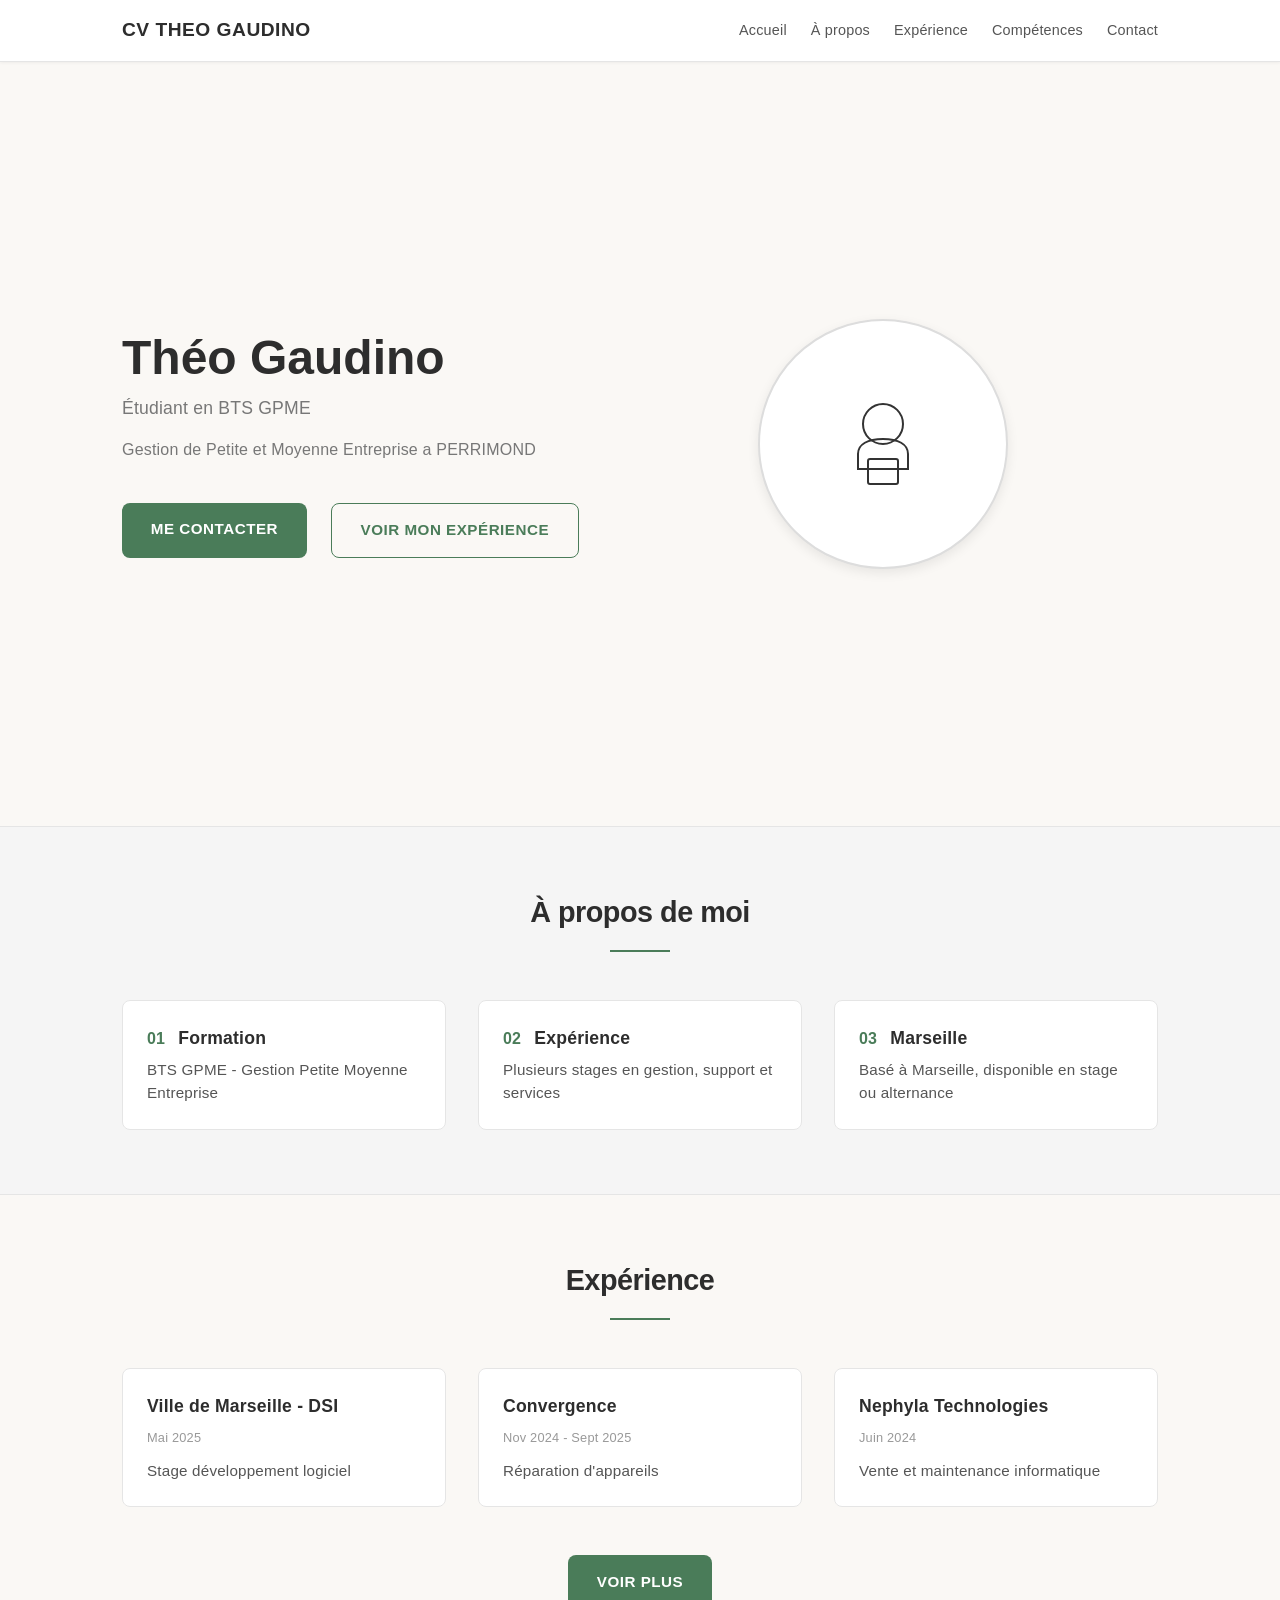
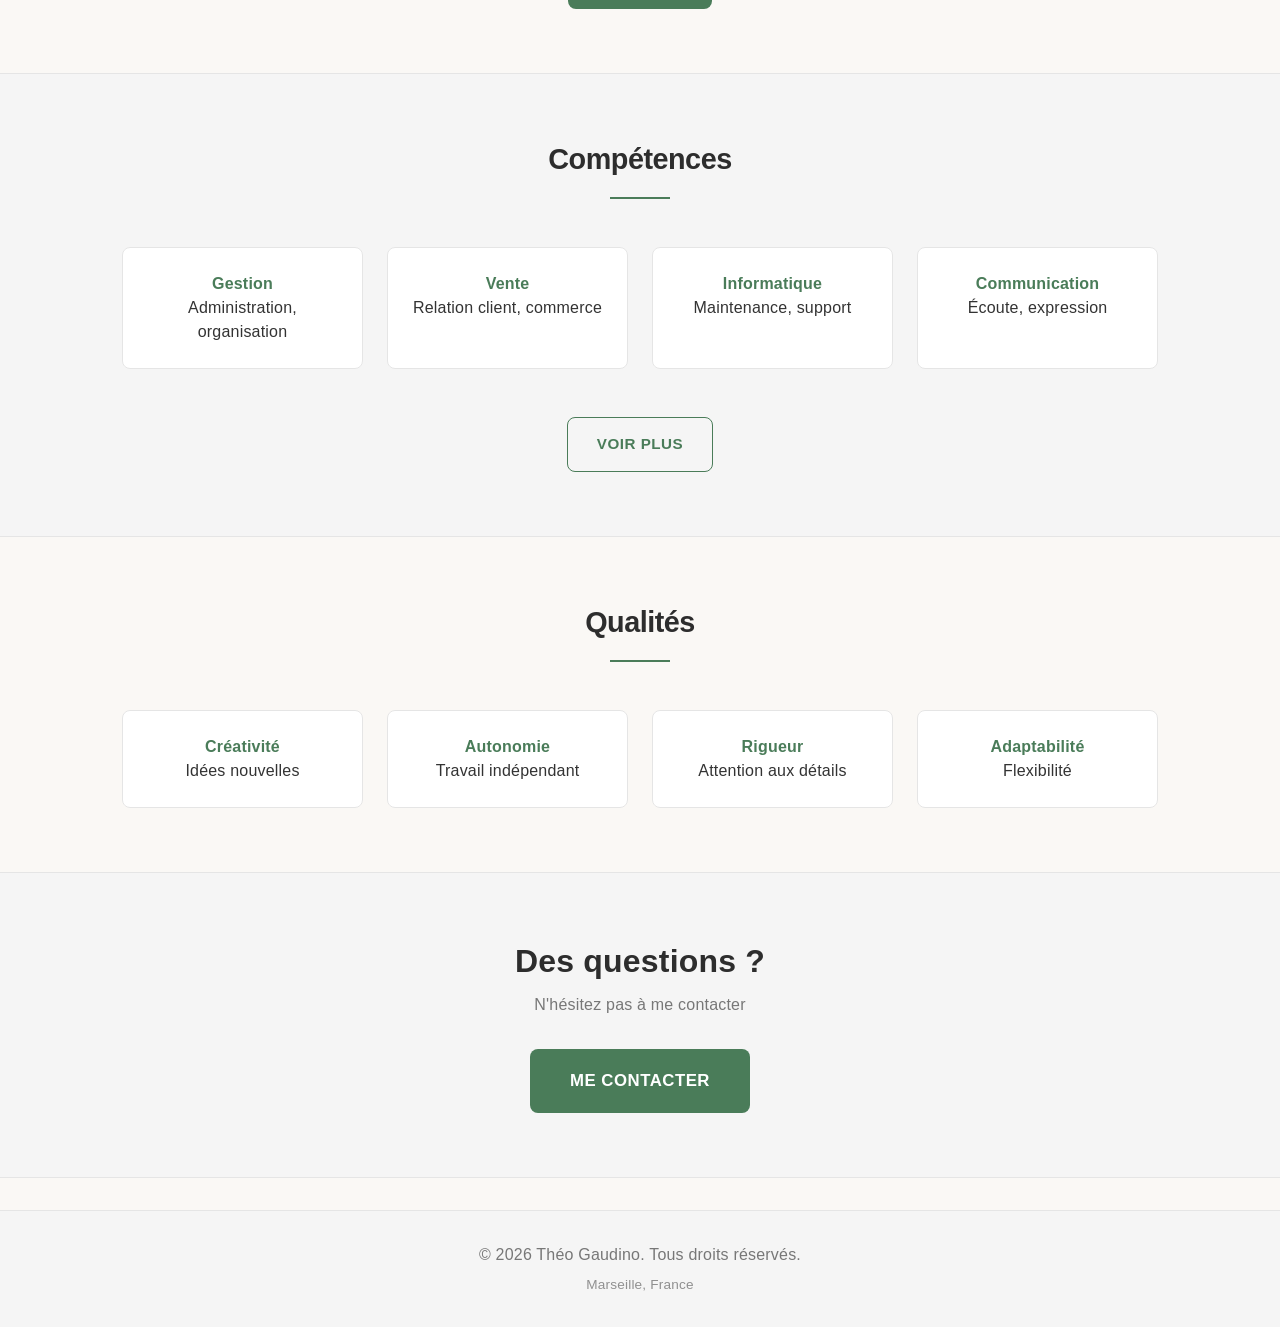
<file: index.html>
<!DOCTYPE html>
<html lang="fr">
<head>
  <meta charset="UTF-8">
  <meta name="viewport" content="width=device-width, initial-scale=1.0">
  <title>CV THEO GAUDINO - Étudiant BTS GPME A PERRIIMOND </title>
  <link rel="stylesheet" href="assets/style.css">
</head>
<body>
  <!-- Navigation -->
  <nav>
    <div class="container">
      <div class="logo">CV THEO GAUDINO</div>
      <ul>
        <li><a href="index.html">Accueil</a></li>
        <li><a href="about.html">À propos</a></li>
        <li><a href="experience.html">Expérience</a></li>
        <li><a href="skills.html">Compétences</a></li>
        <li><a href="contact.html">Contact</a></li>
      </ul>
    </div>
  </nav>

  <!-- Hero Section -->
  <section class="hero">
    <div class="container hero-container">
      <div class="hero-content">
        <h1>Théo Gaudino</h1>
        <p class="subtitle">Étudiant en BTS GPME</p>
        <p class="hero-description">Gestion de Petite et Moyenne Entreprise a PERRIMOND</p>
        <div class="cta-buttons">
          <a href="contact.html" class="btn btn-primary">Me contacter</a>
          <a href="experience.html" class="btn btn-secondary">Voir mon expérience</a>
        </div>
      </div>
      <div class="hero-image">
        <div class="profile-placeholder">
          <svg width="120" height="120" viewBox="0 0 120 120" fill="none" xmlns="http://www.w3.org/2000/svg">
            <circle cx="60" cy="40" r="20" stroke="currentColor" stroke-width="2"/>
            <path d="M35 70C35 60 45 55 60 55C75 55 85 60 85 70V85H35V70Z" stroke="currentColor" stroke-width="2" fill="none"/>
            <rect x="45" y="75" width="30" height="25" rx="2" stroke="currentColor" stroke-width="2" fill="none"/>
          </svg>
        </div>
      </div>
    </div>
  </section>

  <!-- À propos -->
  <section class="section-alternate">
    <div class="container">
      <h2 class="section-title">À propos de moi</h2>
      <div class="cards-grid">
        <div class="card">
          <h3><span class="icon-label">01</span> Formation</h3>
          <p>BTS GPME - Gestion Petite Moyenne Entreprise</p>
        </div>
        <div class="card">
          <h3><span class="icon-label">02</span> Expérience</h3>
          <p>Plusieurs stages en gestion, support et services</p>
        </div>
        <div class="card">
          <h3><span class="icon-label">03</span> Marseille</h3>
          <p>Basé à Marseille, disponible en stage ou alternance</p>
        </div>
      </div>
    </div>
  </section>

  <!-- Experience Preview -->
  <section>
    <div class="container">
      <h2 class="section-title">Expérience</h2>
      <div class="cards-grid">
        <div class="card">
          <h3>Ville de Marseille - DSI</h3>
          <span class="card-date">Mai 2025</span>
          <p>Stage développement logiciel</p>
        </div>
        <div class="card">
          <h3>Convergence</h3>
          <span class="card-date">Nov 2024 - Sept 2025</span>
          <p>Réparation d'appareils</p>
        </div>
        <div class="card">
          <h3>Nephyla Technologies</h3>
          <span class="card-date">Juin 2024</span>
          <p>Vente et maintenance informatique</p>
        </div>
      </div>
      <div class="section-center">
        <a href="experience.html" class="btn btn-primary">Voir plus</a>
      </div>
    </div>
  </section>

  <!-- Compétences -->
  <section class="section-alternate">
    <div class="container">
      <h2 class="section-title">Compétences</h2>
      <div class="skills-container">
        <div class="skill-item">
          <h4>Gestion</h4>
          <p>Administration, organisation</p>
        </div>
        <div class="skill-item">
          <h4>Vente</h4>
          <p>Relation client, commerce</p>
        </div>
        <div class="skill-item">
          <h4>Informatique</h4>
          <p>Maintenance, support</p>
        </div>
        <div class="skill-item">
          <h4>Communication</h4>
          <p>Écoute, expression</p>
        </div>
      </div>
      <div class="section-center">
        <a href="skills.html" class="btn btn-secondary">Voir plus</a>
      </div>
    </div>
  </section>

  <!-- Qualités Section -->
  <section>
    <div class="container">
      <h2 class="section-title">Qualités</h2>
      <div class="skills-container">
        <div class="skill-item">
          <h4>Créativité</h4>
          <p>Idées nouvelles</p>
        </div>
        <div class="skill-item">
          <h4>Autonomie</h4>
          <p>Travail indépendant</p>
        </div>
        <div class="skill-item">
          <h4>Rigueur</h4>
          <p>Attention aux détails</p>
        </div>
        <div class="skill-item">
          <h4>Adaptabilité</h4>
          <p>Flexibilité</p>
        </div>
      </div>
    </div>
  </section>

  <!-- Appel à l'action -->
  <section class="section-cta">
    <div class="container">
      <h2 class="cta-heading">Des questions ?</h2>
      <p class="cta-subtitle">N'hésitez pas à me contacter</p>
      <a href="contact.html" class="btn btn-primary btn-large">Me contacter</a>
    </div>
  </section>

  <!-- Pied de page -->
  <footer>
    <div class="container">
      <p>&copy; 2025 Théo Gaudino. Tous droits réservés.</p>
      <p style="margin-top: 0.5rem; font-size: 0.85rem;">Marseille, France</p>
    </div>
  </footer>

  <script src="assets/script.js"></script>
</body>
</html>
</file>
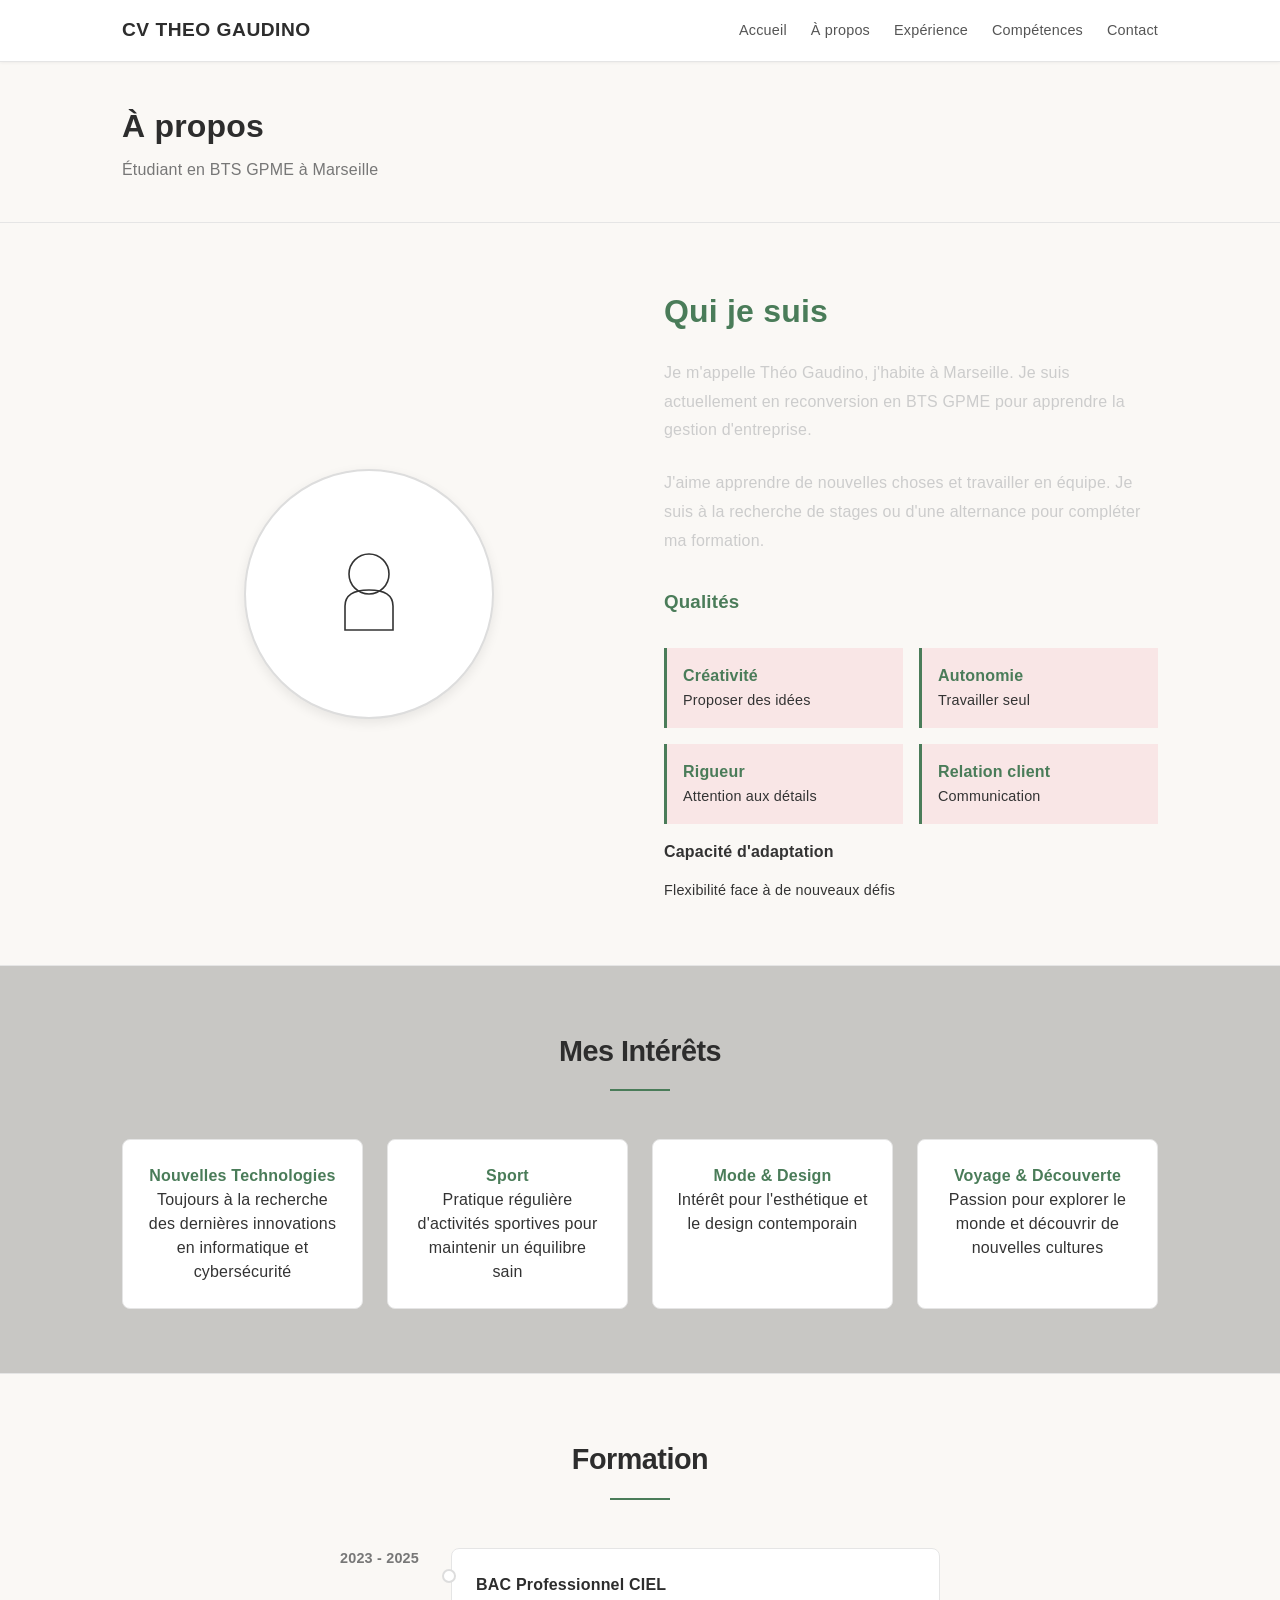
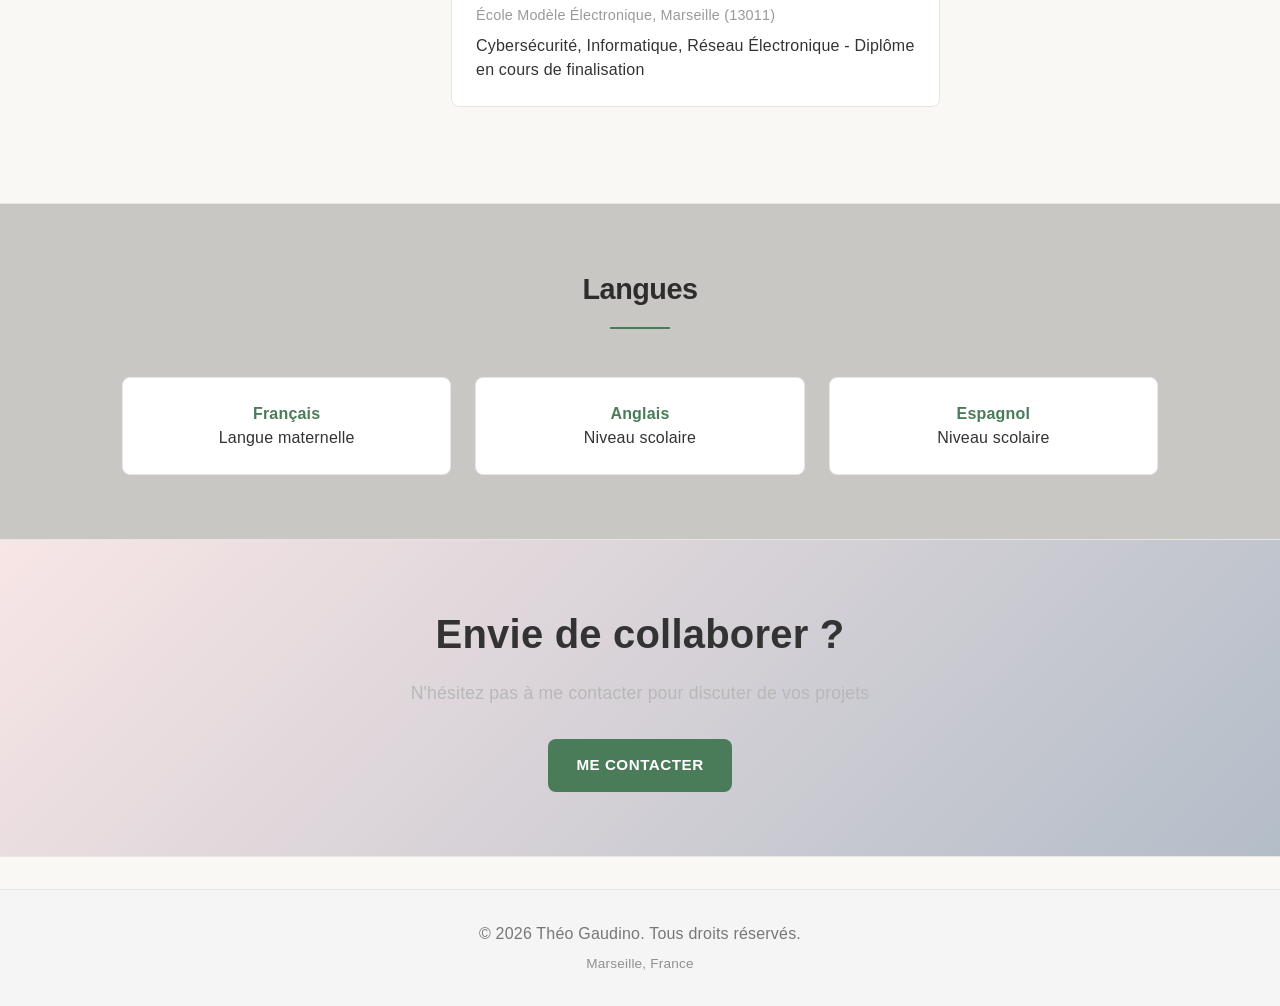
<file: about.html>
<!DOCTYPE html>
<html lang="fr">
<head>
  <meta charset="UTF-8">
  <meta name="viewport" content="width=device-width, initial-scale=1.0">
  <title>À propos - CV THEO GAUDINO</title>
  <link rel="stylesheet" href="assets/style.css">
</head>
<body>
  <!-- Navigation -->
  <nav>
    <div class="container">
      <div class="logo">CV THEO GAUDINO</div>
      <ul>
        <li><a href="index.html">Accueil</a></li>
        <li><a href="about.html">À propos</a></li>
        <li><a href="experience.html">Expérience</a></li>
        <li><a href="skills.html">Compétences</a></li>
        <li><a href="contact.html">Contact</a></li>
      </ul>
    </div>
  </nav>

  <!-- Section héros -->
  <section class="page-hero">
    <div class="container">
      <h1>À propos</h1>
      <p>Étudiant en BTS GPME à Marseille</p>
    </div>
  </section>

  <!-- À propos -->
  <section>
    <div class="container">
      <div class="about-grid">
        <div>
          <div class="profile-placeholder" style="width: 250px; height: 250px; margin: 0 auto;">
            <svg width="120" height="120" viewBox="0 0 150 150" fill="none" xmlns="http://www.w3.org/2000/svg">
              <circle cx="75" cy="50" r="25" stroke="currentColor" stroke-width="2"/>
              <path d="M45 90C45 75 57 70 75 70C93 70 105 75 105 90V120H45V90Z" stroke="currentColor" stroke-width="2" fill="none"/>
            </svg>
          </div>
        </div>
        <div class="about-content">
          <h2>Qui je suis</h2>
          <p>Je m'appelle Théo Gaudino, j'habite à Marseille. Je suis actuellement en reconversion en BTS GPME pour apprendre la gestion d'entreprise.</p>
          
          <p>J'aime apprendre de nouvelles choses et travailler en équipe. Je suis à la recherche de stages ou d'une alternance pour compléter ma formation.</p>

          <h3 style="color: #4a7c59; margin-top: 2rem; margin-bottom: 1rem;">Qualités</h3>
          <div class="traits">
            <div class="trait">
              <strong>Créativité</strong><br>
              <span style="font-size: 0.9rem;">Proposer des idées</span>
            </div>
            <div class="trait">
              <strong>Autonomie</strong><br>
              <span style="font-size: 0.9rem;">Travailler seul</span>
            </div>
            <div class="trait">
              <strong>Rigueur</strong><br>
              <span style="font-size: 0.9rem;">Attention aux détails</span>
            </div>
            <div class="trait">
              <strong>Relation client</strong><br>
              <span style="font-size: 0.9rem;">Communication</span>
            </div>
              <strong>Capacité d'adaptation</strong><br>
              <span style="font-size: 0.9rem;">Flexibilité face à de nouveaux défis</span>
            </div>
          </div>
        </div>
      </div>
    </div>
  </section>

  <!-- Interests Section -->
  <section style="background: rgba(0, 0, 0, 0.2);">
    <div class="container">
      <h2 class="section-title">Mes Intérêts</h2>
      <div class="skills-container">
        <div class="skill-item">
          <h4>Nouvelles Technologies</h4>
          <p>Toujours à la recherche des dernières innovations en informatique et cybersécurité</p>
        </div>
        <div class="skill-item">
          <h4>Sport</h4>
          <p>Pratique régulière d'activités sportives pour maintenir un équilibre sain</p>
        </div>
        <div class="skill-item">
          <h4>Mode & Design</h4>
          <p>Intérêt pour l'esthétique et le design contemporain</p>
        </div>
        <div class="skill-item">
          <h4>Voyage & Découverte</h4>
          <p>Passion pour explorer le monde et découvrir de nouvelles cultures</p>
        </div>
      </div>
    </div>
  </section>

  <!-- Formation Section -->
  <section>
    <div class="container">
      <h2 class="section-title">Formation</h2>
      <div style="max-width: 600px; margin: 0 auto;">
        <div class="timeline-item" style="grid-template-columns: auto 1fr; margin-left: 0;">
          <div class="timeline-date">2023 - 2025</div>
          <div class="timeline-content">
            <h4>BAC Professionnel CIEL</h4>
            <div class="company">École Modèle Électronique, Marseille (13011)</div>
            <p>Cybersécurité, Informatique, Réseau Électronique - Diplôme en cours de finalisation</p>
          </div>
        </div>
      </div>
    </div>
  </section>

  <!-- Langues Section -->
  <section style="background: rgba(0, 0, 0, 0.2);">
    <div class="container">
      <h2 class="section-title">Langues</h2>
      <div class="skills-container">
        <div class="skill-item">
          <h4>Français</h4>
          <p>Langue maternelle</p>
        </div>
        <div class="skill-item">
          <h4>Anglais</h4>
          <p>Niveau scolaire</p>
        </div>
        <div class="skill-item">
          <h4>Espagnol</h4>
          <p>Niveau scolaire</p>
        </div>
      </div>
    </div>
  </section>

  <!-- CTA Section -->
  <section style="background: linear-gradient(135deg, rgba(233, 69, 96, 0.1), rgba(15, 52, 96, 0.3)); text-align: center;">
    <div class="container">
      <h2 style="font-size: 2.5rem; margin-bottom: 1rem;">Envie de collaborer ?</h2>
      <p style="font-size: 1.1rem; color: #b8b8b8; margin-bottom: 2rem;">N'hésitez pas à me contacter pour discuter de vos projets</p>
      <a href="contact.html" class="btn btn-primary">Me contacter</a>
    </div>
  </section>

  <!-- Footer -->
  <footer>
    <div class="container">
      <p>&copy; 2025 Théo Gaudino. Tous droits réservés.</p>
      <p style="margin-top: 0.5rem; font-size: 0.85rem;">Marseille, France</p>
    </div>
  </footer>

  <script src="assets/script.js"></script>
</body>
</html>
</file>
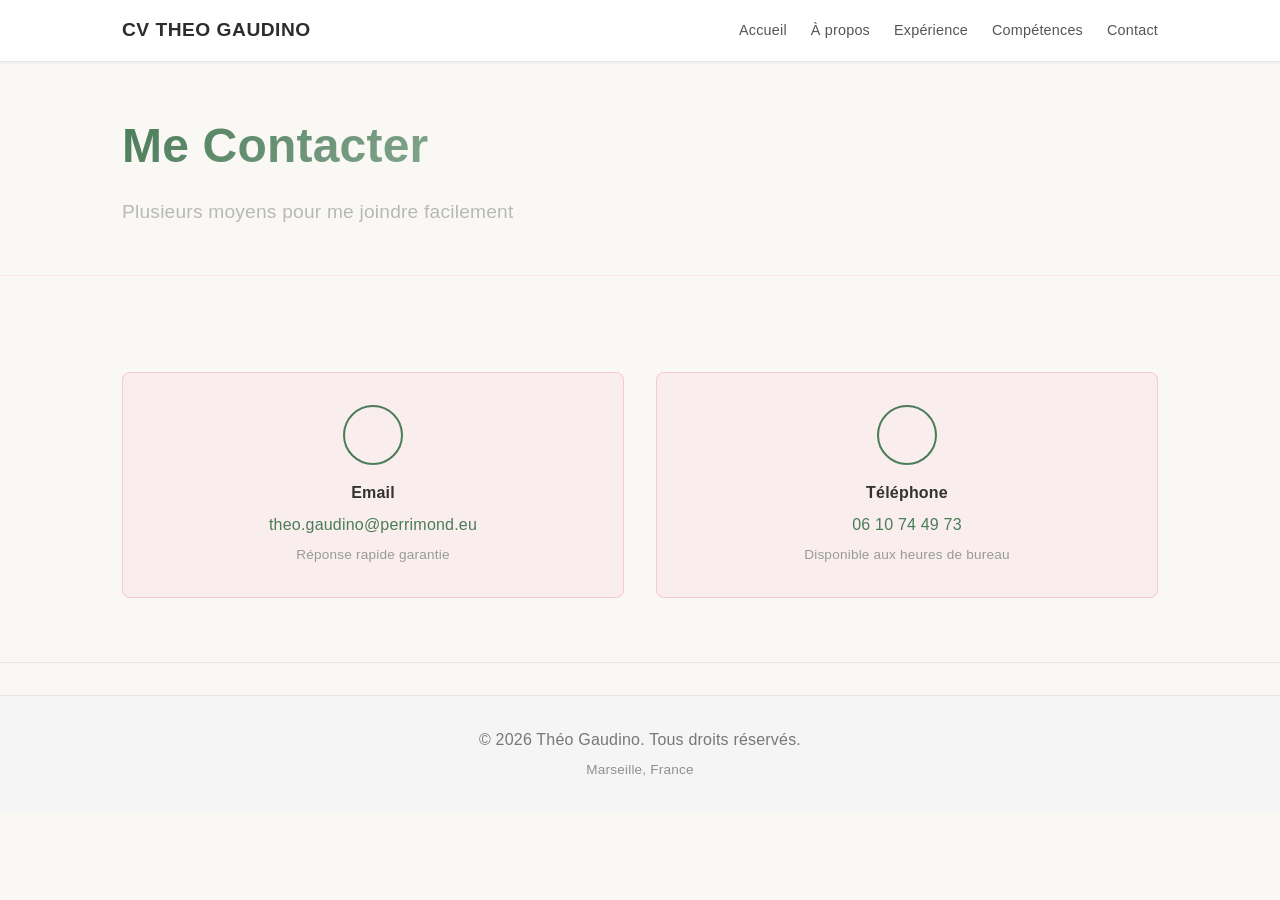
<file: contact.html>
<!DOCTYPE html>
<html lang="fr">
<head>
  <meta charset="UTF-8">
  <meta name="viewport" content="width=device-width, initial-scale=1.0">
  <title>Contact - CV THEO GAUDINO</title>
  <link rel="stylesheet" href="assets/style.css">
</head>
<body>
  <!-- Navigation -->
  <nav>
    <div class="container">
      <div class="logo">CV THEO GAUDINO</div>
      <ul>
        <li><a href="index.html">Accueil</a></li>
        <li><a href="about.html">À propos</a></li>
        <li><a href="experience.html">Expérience</a></li>
        <li><a href="skills.html">Compétences</a></li>
        <li><a href="contact.html">Contact</a></li>
      </ul>
    </div>
  </nav>

  <!-- Hero Section -->
  <section style="padding: 3rem 0; border-bottom: 1px solid rgba(233, 69, 96, 0.1);">
    <div class="container">
      <h1 style="font-size: 3rem; margin-bottom: 1rem; background: linear-gradient(135deg, var(--highlight-color), var(--light-text)); -webkit-background-clip: text; -webkit-text-fill-color: transparent; background-clip: text;">Me Contacter</h1>
      <p style="font-size: 1.2rem; color: #b8b8b8;">Plusieurs moyens pour me joindre facilement</p>
    </div>
  </section>

  <!-- Contact Information -->
  <section>
    <div class="container">
      <div class="contact-info">
        <div class="contact-card">
          <div class="contact-icon"></div>
          <h4>Email</h4>
          <a href="mailto:theo.gaudino@perrimond.eu">theo.gaudino@perrimond.eu</a>
          <p style="color: #999; font-size: 0.85rem; margin-top: 0.5rem;">Réponse rapide garantie</p>
        </div>
        <div class="contact-card">
          <div class="contact-icon"></div>
          <h4>Téléphone</h4>
          <a href="tel:+33610744973">06 10 74 49 73</a>
          <p style="color: #999; font-size: 0.85rem; margin-top: 0.5rem;">Disponible aux heures de bureau</p>
        </div>
      </div>
    </div>
  </section>

  <!-- Footer -->
  <footer>
    <div class="container">
      <p>&copy; 2025 Théo Gaudino. Tous droits réservés.</p>
      <p style="margin-top: 0.5rem; font-size: 0.85rem;">Marseille, France</p>
    </div>
  </footer>

  <script>
  </script>
  </script>
  <script src="assets/script.js"></script>
</body>
</html>
</file>
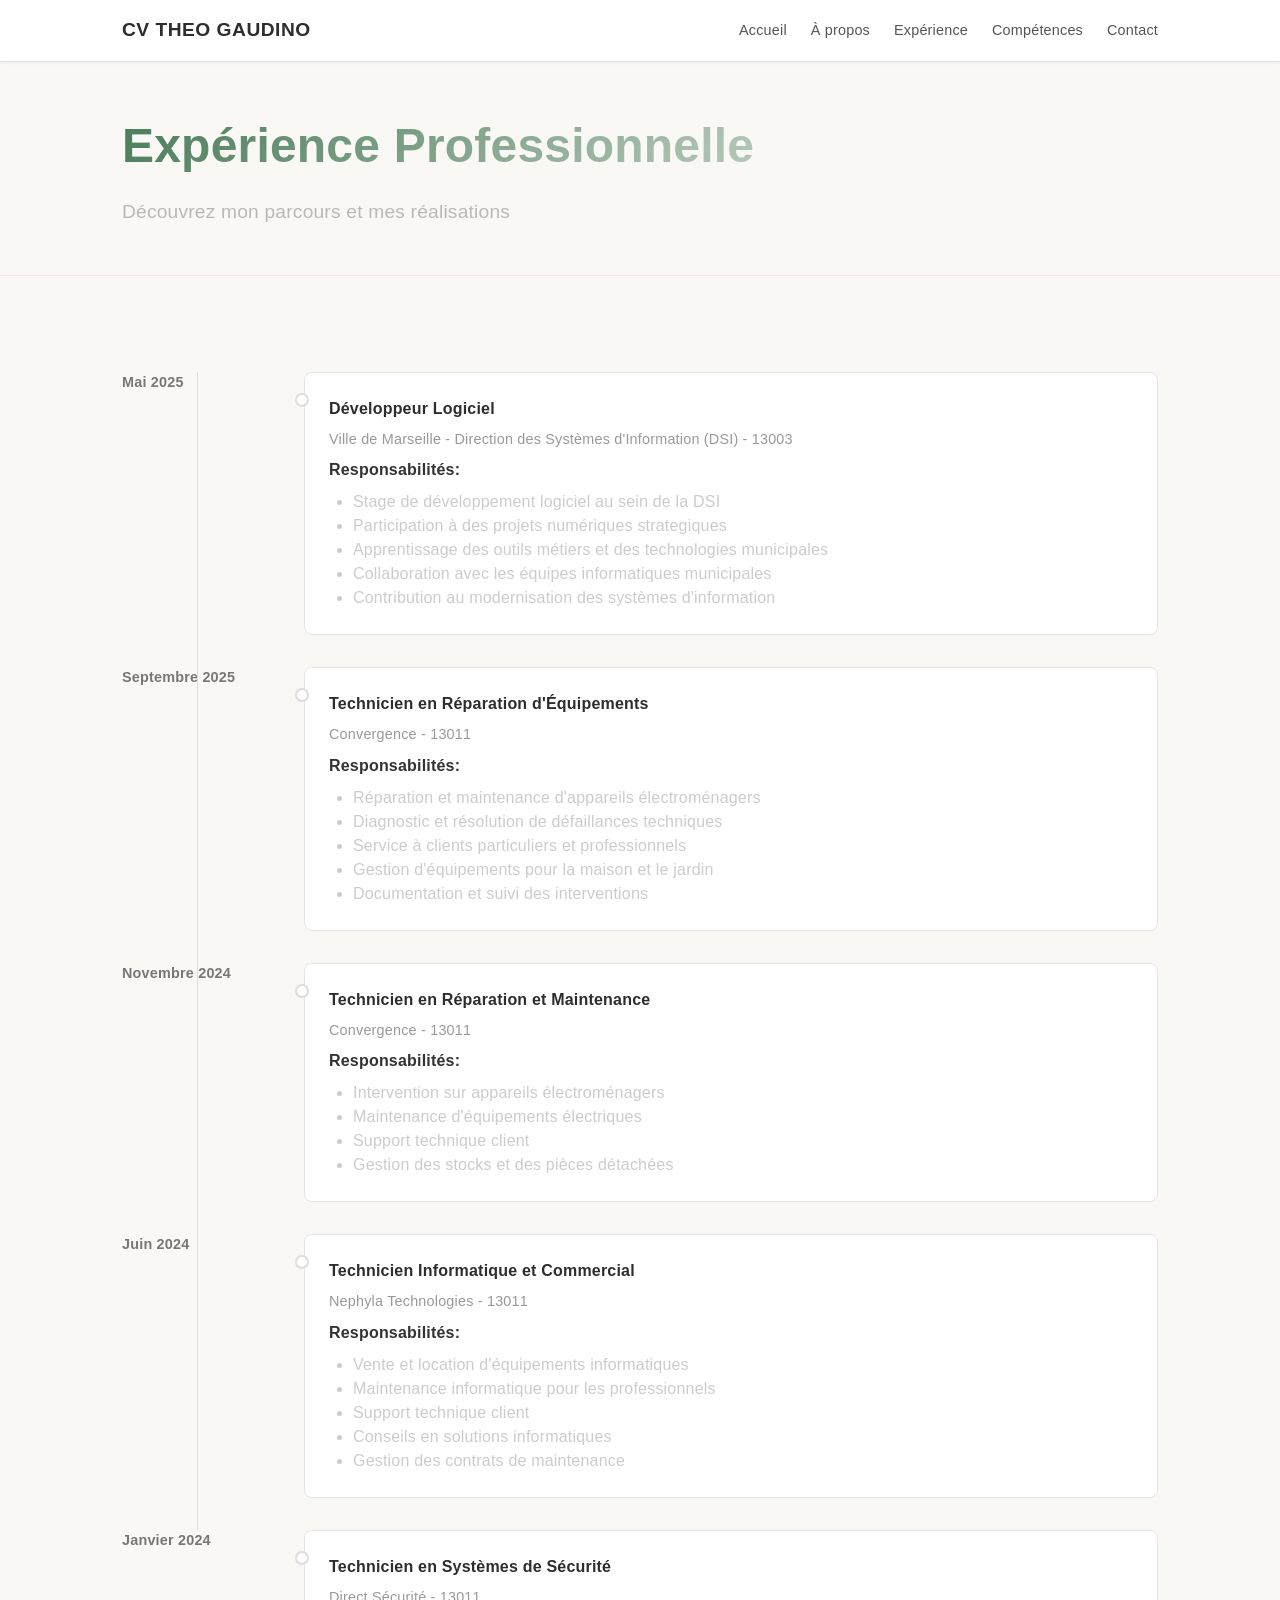
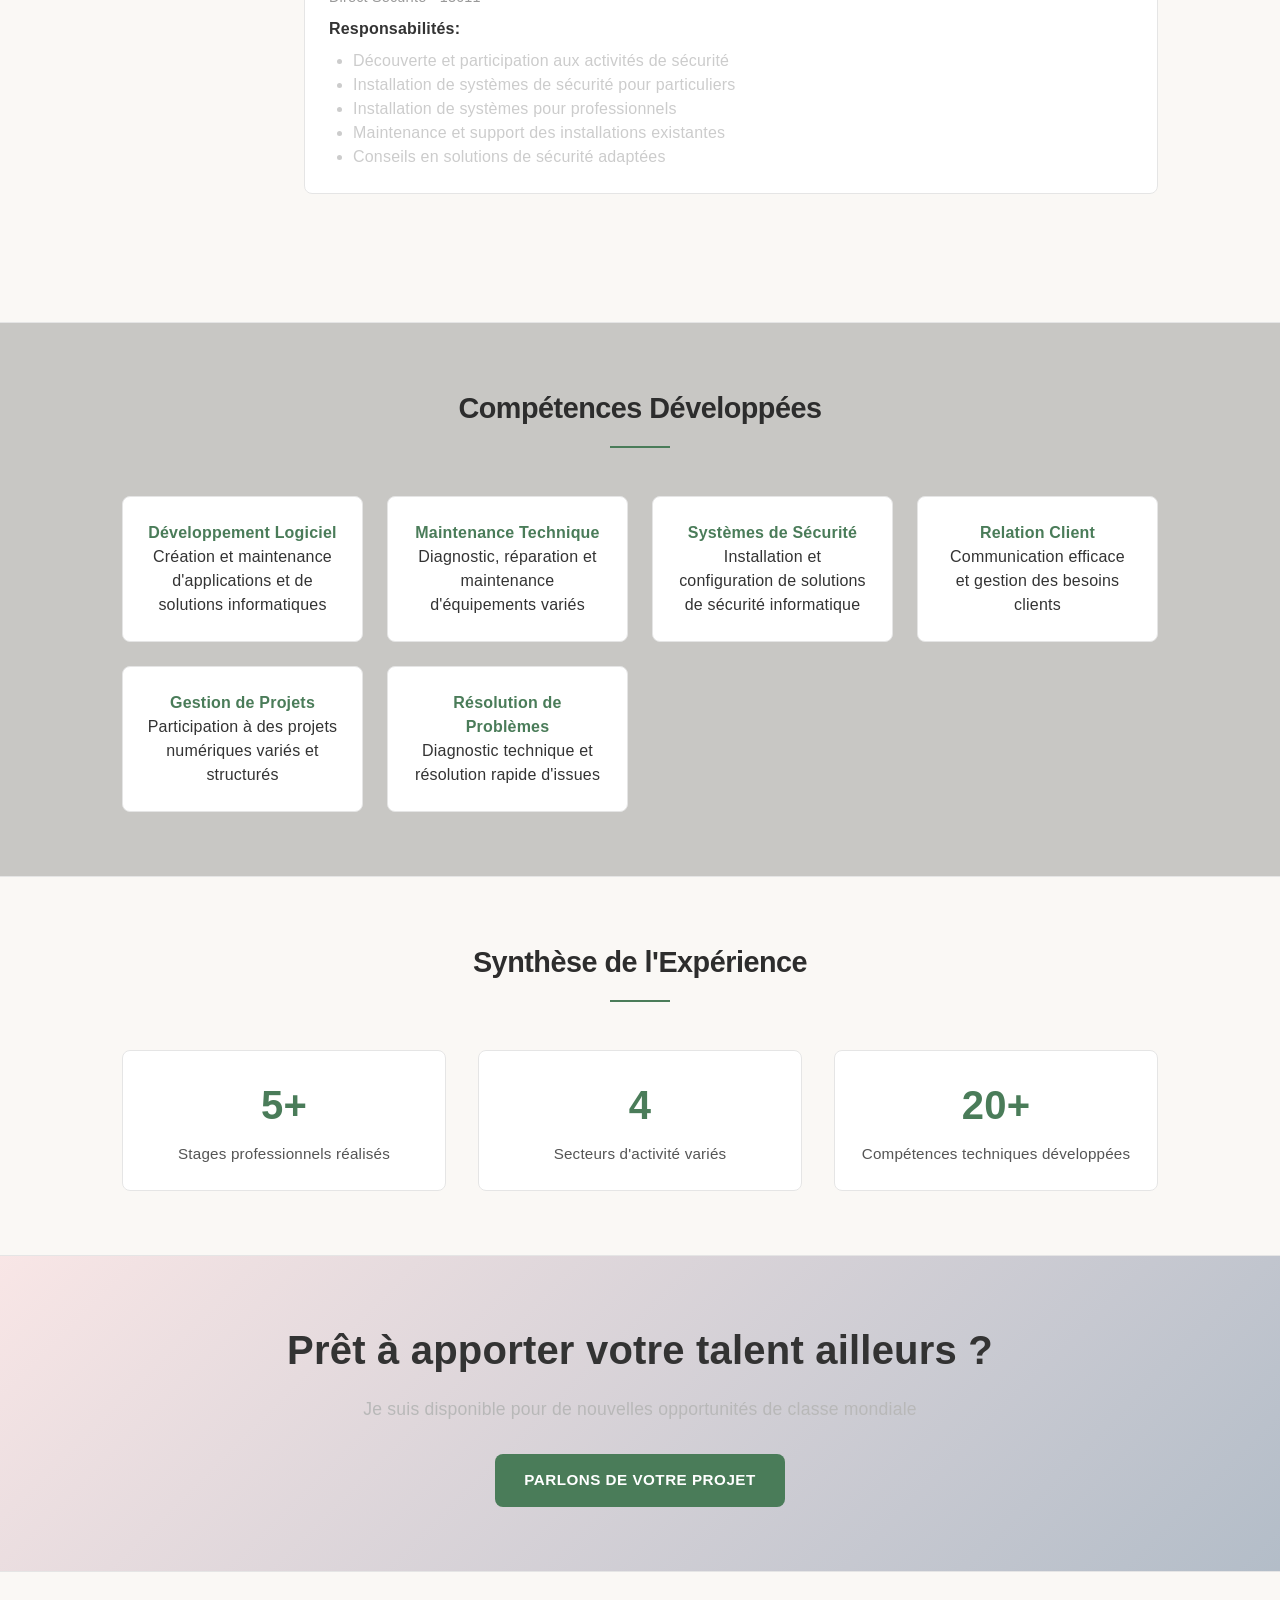
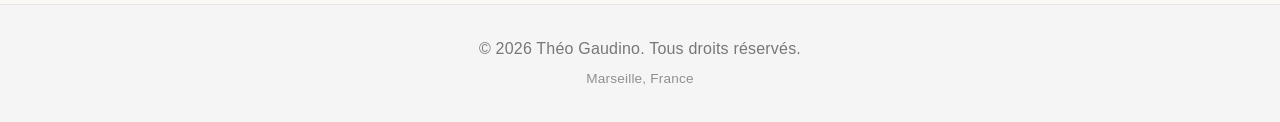
<file: experience.html>
<!DOCTYPE html>
<html lang="fr">
<head>
  <meta charset="UTF-8">
  <meta name="viewport" content="width=device-width, initial-scale=1.0">
  <title>Expérience - CV THEO GAUDINO</title>
  <link rel="stylesheet" href="assets/style.css">
</head>
<body>
  <!-- Navigation -->
  <nav>
    <div class="container">
      <div class="logo">CV THEO GAUDINO</div>
      <ul>
        <li><a href="index.html">Accueil</a></li>
        <li><a href="about.html">À propos</a></li>
        <li><a href="experience.html">Expérience</a></li>
        <li><a href="skills.html">Compétences</a></li>
        <li><a href="contact.html">Contact</a></li>
      </ul>
    </div>
  </nav>

  <!-- Hero Section -->
  <section style="padding: 3rem 0; border-bottom: 1px solid rgba(233, 69, 96, 0.1);">
    <div class="container">
      <h1 style="font-size: 3rem; margin-bottom: 1rem; background: linear-gradient(135deg, var(--highlight-color), var(--light-text)); -webkit-background-clip: text; -webkit-text-fill-color: transparent; background-clip: text;">Expérience Professionnelle</h1>
      <p style="font-size: 1.2rem; color: #b8b8b8;">Découvrez mon parcours et mes réalisations</p>
    </div>
  </section>

  <!-- Timeline Content -->
  <section>
    <div class="container">
      <div class="timeline">
        <!-- Experience 1 -->
        <div class="timeline-item">
          <div class="timeline-date">Mai 2025</div>
          <div class="timeline-content">
            <h4>Développeur Logiciel</h4>
            <div class="company">Ville de Marseille - Direction des Systèmes d'Information (DSI) - 13003</div>
            <p><strong>Responsabilités:</strong></p>
            <ul style="margin-left: 1.5rem; margin-top: 0.5rem; color: #ccc;">
              <li>Stage de développement logiciel au sein de la DSI</li>
              <li>Participation à des projets numériques strategiques</li>
              <li>Apprentissage des outils métiers et des technologies municipales</li>
              <li>Collaboration avec les équipes informatiques municipales</li>
              <li>Contribution au modernisation des systèmes d'information</li>
            </ul>
          </div>
        </div>

        <!-- Experience 2 -->
        <div class="timeline-item">
          <div class="timeline-date">Septembre 2025</div>
          <div class="timeline-content">
            <h4>Technicien en Réparation d'Équipements</h4>
            <div class="company">Convergence - 13011</div>
            <p><strong>Responsabilités:</strong></p>
            <ul style="margin-left: 1.5rem; margin-top: 0.5rem; color: #ccc;">
              <li>Réparation et maintenance d'appareils électroménagers</li>
              <li>Diagnostic et résolution de défaillances techniques</li>
              <li>Service à clients particuliers et professionnels</li>
              <li>Gestion d'équipements pour la maison et le jardin</li>
              <li>Documentation et suivi des interventions</li>
            </ul>
          </div>
        </div>

        <!-- Experience 3 -->
        <div class="timeline-item">
          <div class="timeline-date">Novembre 2024</div>
          <div class="timeline-content">
            <h4>Technicien en Réparation et Maintenance</h4>
            <div class="company">Convergence - 13011</div>
            <p><strong>Responsabilités:</strong></p>
            <ul style="margin-left: 1.5rem; margin-top: 0.5rem; color: #ccc;">
              <li>Intervention sur appareils électroménagers</li>
              <li>Maintenance d'équipements électriques</li>
              <li>Support technique client</li>
              <li>Gestion des stocks et des pièces détachées</li>
            </ul>
          </div>
        </div>

        <!-- Experience 4 -->
        <div class="timeline-item">
          <div class="timeline-date">Juin 2024</div>
          <div class="timeline-content">
            <h4>Technicien Informatique et Commercial</h4>
            <div class="company">Nephyla Technologies - 13011</div>
            <p><strong>Responsabilités:</strong></p>
            <ul style="margin-left: 1.5rem; margin-top: 0.5rem; color: #ccc;">
              <li>Vente et location d'équipements informatiques</li>
              <li>Maintenance informatique pour les professionnels</li>
              <li>Support technique client</li>
              <li>Conseils en solutions informatiques</li>
              <li>Gestion des contrats de maintenance</li>
            </ul>
          </div>
        </div>

        <!-- Experience 5 -->
        <div class="timeline-item">
          <div class="timeline-date">Janvier 2024</div>
          <div class="timeline-content">
            <h4>Technicien en Systèmes de Sécurité</h4>
            <div class="company">Direct Sécurité - 13011</div>
            <p><strong>Responsabilités:</strong></p>
            <ul style="margin-left: 1.5rem; margin-top: 0.5rem; color: #ccc;">
              <li>Découverte et participation aux activités de sécurité</li>
              <li>Installation de systèmes de sécurité pour particuliers</li>
              <li>Installation de systèmes pour professionnels</li>
              <li>Maintenance et support des installations existantes</li>
              <li>Conseils en solutions de sécurité adaptées</li>
            </ul>
          </div>
        </div>
      </div>
    </div>
  </section>

  <!-- Skills Acquired -->
  <section style="background: rgba(0, 0, 0, 0.2);">
    <div class="container">
      <h2 class="section-title">Compétences Développées</h2>
      <div class="skills-container">
        <div class="skill-item">
          <h4>Développement Logiciel</h4>
          <p>Création et maintenance d'applications et de solutions informatiques</p>
        </div>
        <div class="skill-item">
          <h4>Maintenance Technique</h4>
          <p>Diagnostic, réparation et maintenance d'équipements variés</p>
        </div>
        <div class="skill-item">
          <h4>Systèmes de Sécurité</h4>
          <p>Installation et configuration de solutions de sécurité informatique</p>
        </div>
        <div class="skill-item">
          <h4>Relation Client</h4>
          <p>Communication efficace et gestion des besoins clients</p>
        </div>
        <div class="skill-item">
          <h4>Gestion de Projets</h4>
          <p>Participation à des projets numériques variés et structurés</p>
        </div>
        <div class="skill-item">
          <h4>Résolution de Problèmes</h4>
          <p>Diagnostic technique et résolution rapide d'issues</p>
        </div>
      </div>
    </div>
  </section>

  <!-- Summary Stats -->
  <section>
    <div class="container">
      <h2 class="section-title">Synthèse de l'Expérience</h2>
      <div class="cards-grid">
        <div class="card" style="text-align: center;">
          <h3 style="font-size: 2.5rem; color: var(--highlight-color);">5+</h3>
          <p>Stages professionnels réalisés</p>
        </div>
        <div class="card" style="text-align: center;">
          <h3 style="font-size: 2.5rem; color: var(--highlight-color);">4</h3>
          <p>Secteurs d'activité variés</p>
        </div>
        <div class="card" style="text-align: center;">
          <h3 style="font-size: 2.5rem; color: var(--highlight-color);">20+</h3>
          <p>Compétences techniques développées</p>
        </div>
      </div>
    </div>
  </section>

  <!-- CTA Section -->
  <section style="background: linear-gradient(135deg, rgba(233, 69, 96, 0.1), rgba(15, 52, 96, 0.3)); text-align: center;">
    <div class="container">
      <h2 style="font-size: 2.5rem; margin-bottom: 1rem;">Prêt à apporter votre talent ailleurs ?</h2>
      <p style="font-size: 1.1rem; color: #b8b8b8; margin-bottom: 2rem;">Je suis disponible pour de nouvelles opportunités de classe mondiale</p>
      <a href="contact.html" class="btn btn-primary">Parlons de votre projet</a>
    </div>
  </section>

  <!-- Footer -->
  <footer>
    <div class="container">
      <p>&copy; 2025 Théo Gaudino. Tous droits réservés.</p>
      <p style="margin-top: 0.5rem; font-size: 0.85rem;">Marseille, France</p>
    </div>
  </footer>

  <script src="assets/script.js"></script>
</body>
</html>
</file>
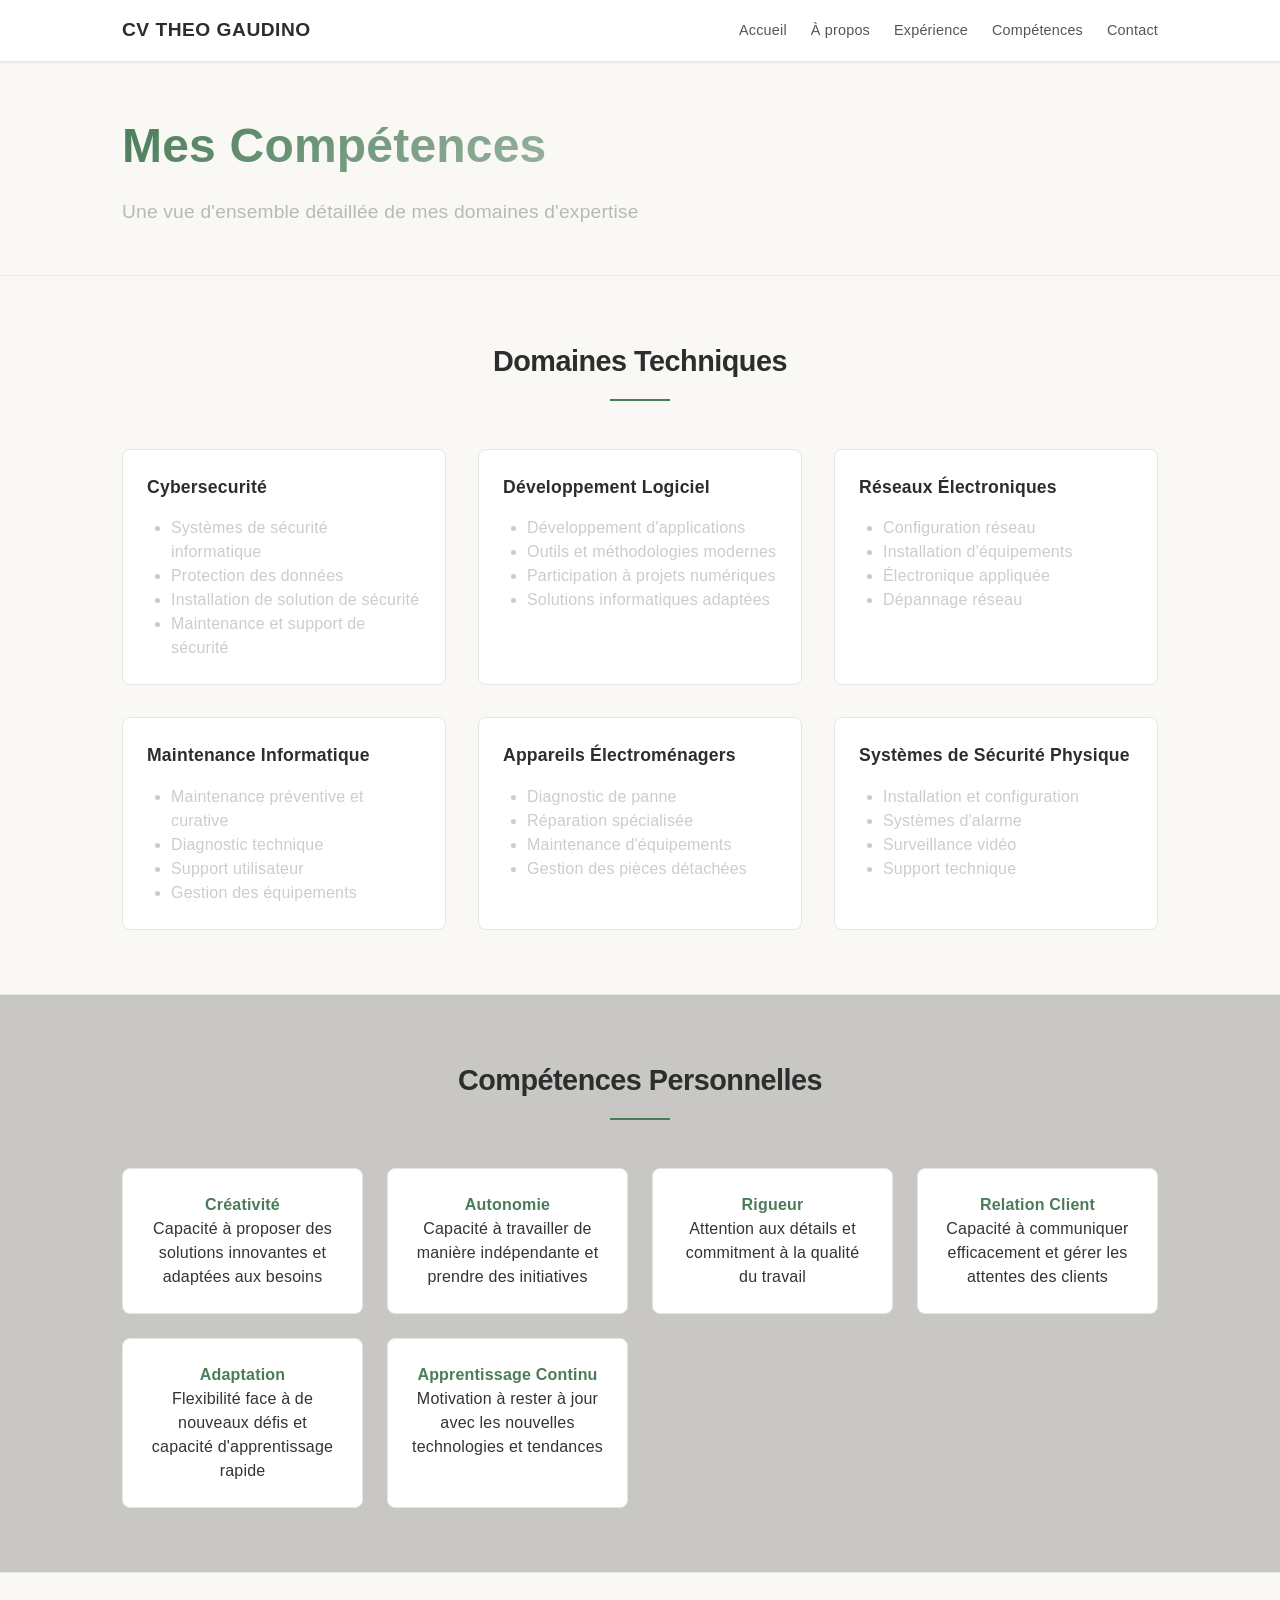
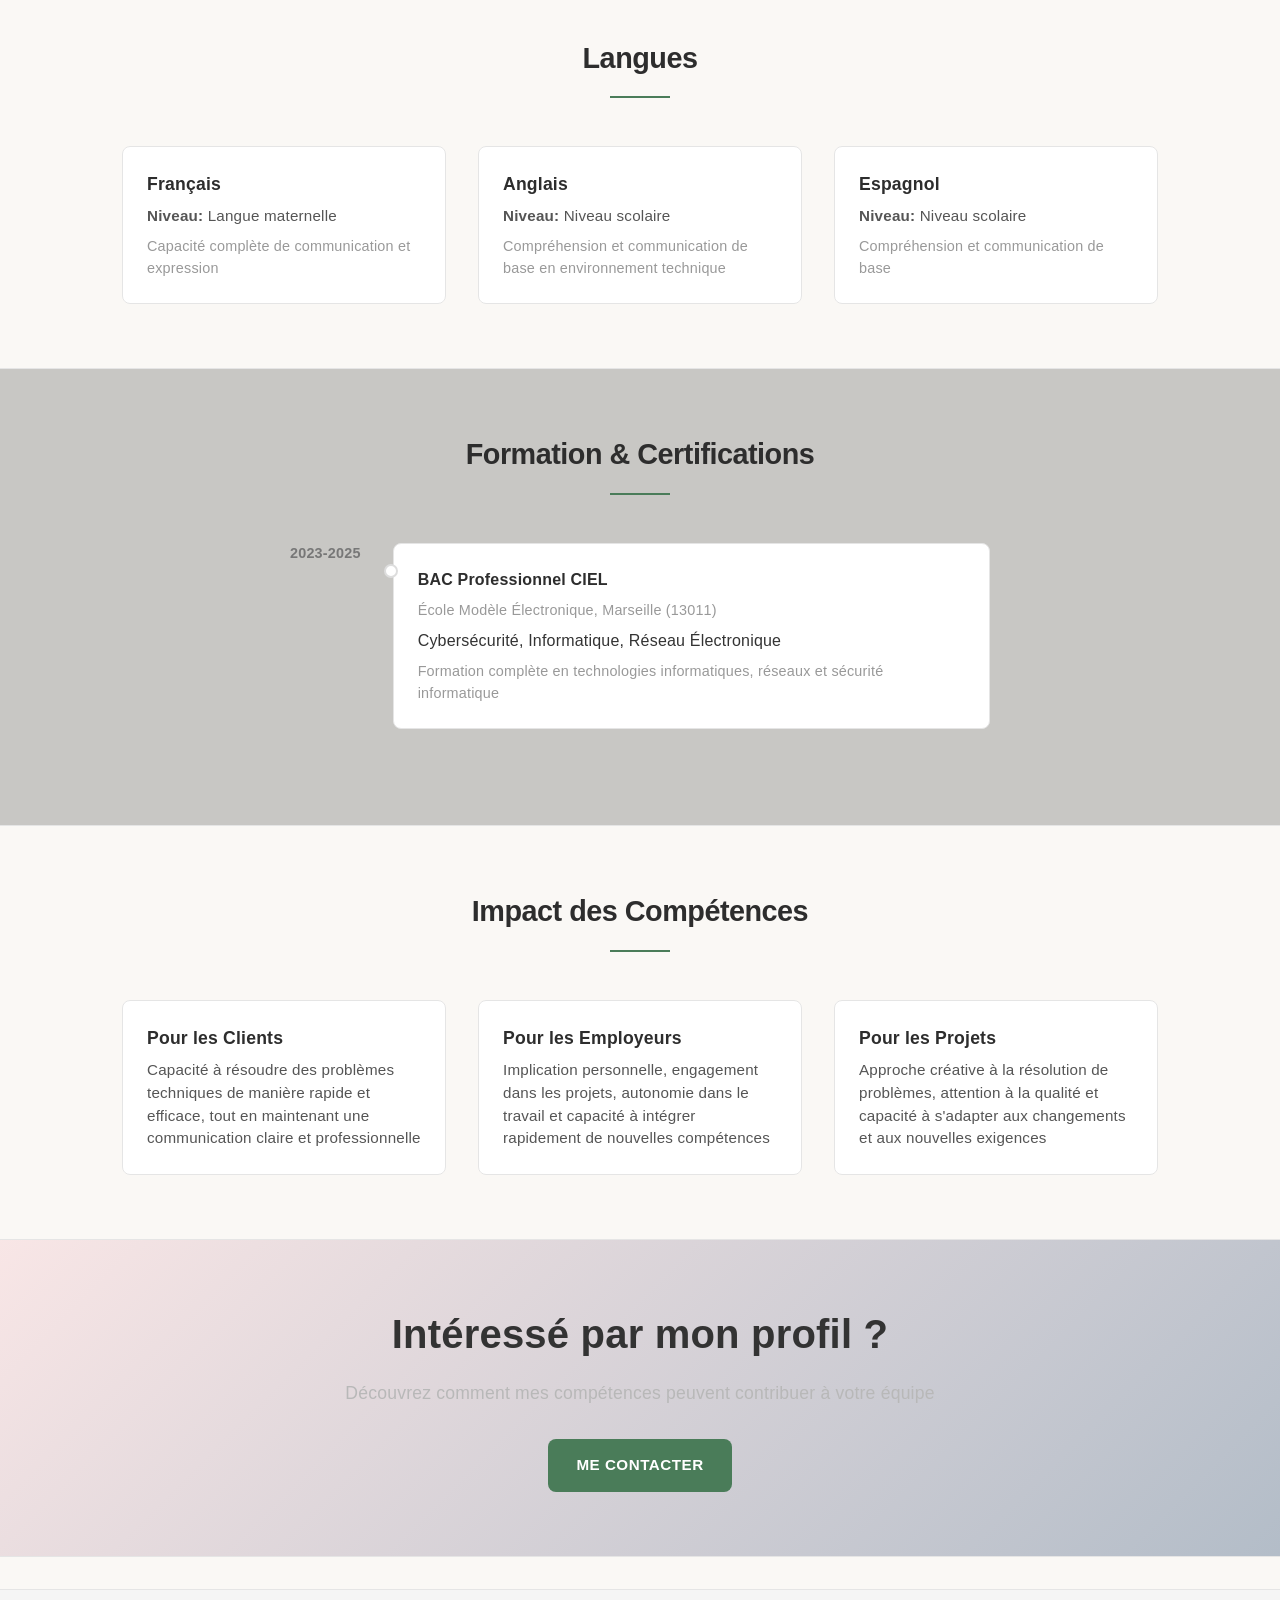
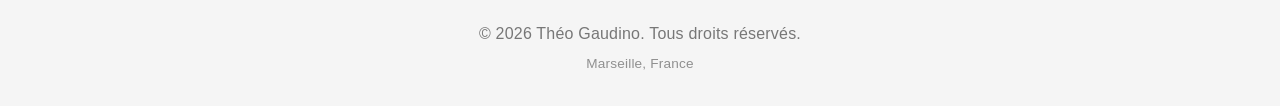
<file: skills.html>
<!DOCTYPE html>
<html lang="fr">
<head>
  <meta charset="UTF-8">
  <meta name="viewport" content="width=device-width, initial-scale=1.0">
  <title>Compétences - CV THEO GAUDINO</title>
  <link rel="stylesheet" href="assets/style.css">
</head>
<body>
  <!-- Navigation -->
  <nav>
    <div class="container">
      <div class="logo">CV THEO GAUDINO</div>
      <ul>
        <li><a href="index.html">Accueil</a></li>
        <li><a href="about.html">À propos</a></li>
        <li><a href="experience.html">Expérience</a></li>
        <li><a href="skills.html">Compétences</a></li>
        <li><a href="contact.html">Contact</a></li>
      </ul>
    </div>
  </nav>

  <!-- Hero Section -->
  <section style="padding: 3rem 0; border-bottom: 1px solid rgba(233, 69, 96, 0.1);">
    <div class="container">
      <h1 style="font-size: 3rem; margin-bottom: 1rem; background: linear-gradient(135deg, var(--highlight-color), var(--light-text)); -webkit-background-clip: text; -webkit-text-fill-color: transparent; background-clip: text;">Mes Compétences</h1>
      <p style="font-size: 1.2rem; color: #b8b8b8;">Une vue d'ensemble détaillée de mes domaines d'expertise</p>
    </div>
  </section>

  <!-- Technical Skills -->
  <section>
    <div class="container">
      <h2 class="section-title">Domaines Techniques</h2>
      <div class="cards-grid">
        <div class="card">
          <h3>Cybersecurité</h3>
          <ul style="margin-left: 1.5rem; color: #ccc; margin-top: 1rem;">
            <li>Systèmes de sécurité informatique</li>
            <li>Protection des données</li>
            <li>Installation de solution de sécurité</li>
            <li>Maintenance et support de sécurité</li>
          </ul>
        </div>
        <div class="card">
          <h3>Développement Logiciel</h3>
          <ul style="margin-left: 1.5rem; color: #ccc; margin-top: 1rem;">
            <li>Développement d'applications</li>
            <li>Outils et méthodologies modernes</li>
            <li>Participation à projets numériques</li>
            <li>Solutions informatiques adaptées</li>
          </ul>
        </div>
        <div class="card">
          <h3>Réseaux Électroniques</h3>
          <ul style="margin-left: 1.5rem; color: #ccc; margin-top: 1rem;">
            <li>Configuration réseau</li>
            <li>Installation d'équipements</li>
            <li>Électronique appliquée</li>
            <li>Dépannage réseau</li>
          </ul>
        </div>
        <div class="card">
          <h3>Maintenance Informatique</h3>
          <ul style="margin-left: 1.5rem; color: #ccc; margin-top: 1rem;">
            <li>Maintenance préventive et curative</li>
            <li>Diagnostic technique</li>
            <li>Support utilisateur</li>
            <li>Gestion des équipements</li>
          </ul>
        </div>
        <div class="card">
          <h3>Appareils Électroménagers</h3>
          <ul style="margin-left: 1.5rem; color: #ccc; margin-top: 1rem;">
            <li>Diagnostic de panne</li>
            <li>Réparation spécialisée</li>
            <li>Maintenance d'équipements</li>
            <li>Gestion des pièces détachées</li>
          </ul>
        </div>
        <div class="card">
          <h3>Systèmes de Sécurité Physique</h3>
          <ul style="margin-left: 1.5rem; color: #ccc; margin-top: 1rem;">
            <li>Installation et configuration</li>
            <li>Systèmes d'alarme</li>
            <li>Surveillance vidéo</li>
            <li>Support technique</li>
          </ul>
        </div>
      </div>
    </div>
  </section>

  <!-- Soft Skills -->
  <section style="background: rgba(0, 0, 0, 0.2);">
    <div class="container">
      <h2 class="section-title">Compétences Personnelles</h2>
      <div class="skills-container">
        <div class="skill-item">
          <h4>Créativité</h4>
          <p>Capacité à proposer des solutions innovantes et adaptées aux besoins</p>
        </div>
        <div class="skill-item">
          <h4>Autonomie</h4>
          <p>Capacité à travailler de manière indépendante et prendre des initiatives</p>
        </div>
        <div class="skill-item">
          <h4>Rigueur</h4>
          <p>Attention aux détails et commitment à la qualité du travail</p>
        </div>
        <div class="skill-item">
          <h4>Relation Client</h4>
          <p>Capacité à communiquer efficacement et gérer les attentes des clients</p>
        </div>
        <div class="skill-item">
          <h4>Adaptation</h4>
          <p>Flexibilité face à de nouveaux défis et capacité d'apprentissage rapide</p>
        </div>
        <div class="skill-item">
          <h4>Apprentissage Continu</h4>
          <p>Motivation à rester à jour avec les nouvelles technologies et tendances</p>
        </div>
      </div>
    </div>
  </section>

  <!-- Languages -->
  <section>
    <div class="container">
      <h2 class="section-title">Langues</h2>
      <div class="cards-grid">
        <div class="card">
          <h3>Français</h3>
          <p><strong>Niveau:</strong> Langue maternelle</p>
          <p style="margin-top: 0.5rem; color: #999; font-size: 0.9rem;">Capacité complète de communication et expression</p>
        </div>
        <div class="card">
          <h3>Anglais</h3>
          <p><strong>Niveau:</strong> Niveau scolaire</p>
          <p style="margin-top: 0.5rem; color: #999; font-size: 0.9rem;">Compréhension et communication de base en environnement technique</p>
        </div>
        <div class="card">
          <h3>Espagnol</h3>
          <p><strong>Niveau:</strong> Niveau scolaire</p>
          <p style="margin-top: 0.5rem; color: #999; font-size: 0.9rem;">Compréhension et communication de base</p>
        </div>
      </div>
    </div>
  </section>

  <!-- Certifications & Training -->
  <section style="background: rgba(0, 0, 0, 0.2);">
    <div class="container">
      <h2 class="section-title">Formation & Certifications</h2>
      <div style="max-width: 700px; margin: 0 auto;">
        <div class="timeline-item" style="grid-template-columns: auto 1fr; margin-left: 0;">
          <div class="timeline-date">2023-2025</div>
          <div class="timeline-content">
            <h4>BAC Professionnel CIEL</h4>
            <div class="company">École Modèle Électronique, Marseille (13011)</div>
            <p>Cybersécurité, Informatique, Réseau Électronique</p>
            <p style="margin-top: 0.5rem; font-size: 0.9rem; color: #999;">Formation complète en technologies informatiques, réseaux et sécurité informatique</p>
          </div>
        </div>
      </div>
    </div>
  </section>

  <!-- Skills Impact -->
  <section>
    <div class="container">
      <h2 class="section-title">Impact des Compétences</h2>
      <div class="cards-grid">
        <div class="card">
          <h3>Pour les Clients</h3>
          <p>Capacité à résoudre des problèmes techniques de manière rapide et efficace, tout en maintenant une communication claire et professionnelle</p>
        </div>
        <div class="card">
          <h3>Pour les Employeurs</h3>
          <p>Implication personnelle, engagement dans les projets, autonomie dans le travail et capacité à intégrer rapidement de nouvelles compétences</p>
        </div>
        <div class="card">
          <h3>Pour les Projets</h3>
          <p>Approche créative à la résolution de problèmes, attention à la qualité et capacité à s'adapter aux changements et aux nouvelles exigences</p>
        </div>
      </div>
    </div>
  </section>

  <!-- CTA Section -->
  <section style="background: linear-gradient(135deg, rgba(233, 69, 96, 0.1), rgba(15, 52, 96, 0.3)); text-align: center;">
    <div class="container">
      <h2 style="font-size: 2.5rem; margin-bottom: 1rem;">Intéressé par mon profil ?</h2>
      <p style="font-size: 1.1rem; color: #b8b8b8; margin-bottom: 2rem;">Découvrez comment mes compétences peuvent contribuer à votre équipe</p>
      <a href="contact.html" class="btn btn-primary">Me contacter</a>
    </div>
  </section>

  <!-- Footer -->
  <footer>
    <div class="container">
      <p>&copy; 2025 Théo Gaudino. Tous droits réservés.</p>
      <p style="margin-top: 0.5rem; font-size: 0.85rem;">Marseille, France</p>
    </div>
  </footer>

  <script src="assets/script.js"></script>
</body>
</html>
</file>
<file: assets/style.css>
* {
  margin: 0;
  padding: 0;
  box-sizing: border-box;
}

:root {
  --primary-color: #1a1a1a;
  --secondary-color: #2d2d2d;
  --accent-color: #404040;
  --highlight-color: #4a7c59;
  --light-text: #f5f5f5;
  --dark-text: #0a0a0a;
  --border-radius: 8px;
  --transition: all 0.2s ease;
}

body {
  font-family: -apple-system, BlinkMacSystemFont, 'Segoe UI', 'Roboto', 'Oxygen', 'Ubuntu', 'Cantarell', sans-serif;
  background: #faf8f5;
  color: #333;
  line-height: 1.5;
  min-height: 100vh;
  letter-spacing: 0.2px;
}

/* Navigation */
nav {
  background: white;
  border-bottom: 1px solid #e5e5e5;
  padding: 1rem 0;
  position: sticky;
  top: 0;
  z-index: 1000;
  box-shadow: 0 1px 3px rgba(0, 0, 0, 0.05);
}

nav .container {
  max-width: 1100px;
  margin: 0 auto;
  padding: 0 2rem;
  display: flex;
  justify-content: space-between;
  align-items: center;
}

nav .logo {
  font-size: 1.2rem;
  font-weight: 600;
  color: #2d2d2d;
  letter-spacing: 0.5px;
  text-transform: uppercase;
  font-weight: 600;
}

nav ul {
  list-style: none;
  display: flex;
  gap: 1.5rem;
}

nav a {
  color: #555;
  text-decoration: none;
  font-size: 0.9rem;
  font-weight: 500;
  position: relative;
  transition: var(--transition);
}

nav a::after {
  content: '';
  position: absolute;
  bottom: -5px;
  left: 0;
  width: 0;
  height: 1px;
  background: #4a7c59;
  transition: var(--transition);
}

nav a:hover::after {
  width: 100%;
}

/* Container */
.container {
  max-width: 1100px;
  margin: 0 auto;
  padding: 0 2rem;
}

/* Hero Section */
.hero {
  display: flex;
  align-items: center;
  justify-content: space-between;
  min-height: 85vh;
  padding: 4rem 0;
}

.hero-content {
  flex: 1;
  animation: fadeInUp 0.8s ease;
}

.hero h1 {
  font-size: 3rem;
  margin-bottom: 0.5rem;
  color: #2d2d2d;
  line-height: 1.2;
  font-weight: 600;
  letter-spacing: 0;

}

.hero .subtitle {
  font-size: 1.1rem;
  color: #777;
  margin-bottom: 1rem;
}

.cta-buttons {
  display: flex;
  gap: 1.5rem;
  margin-top: 2.5rem;
}

.btn {
  padding: 0.95rem 1.8rem;
  border: none;
  border-radius: var(--border-radius);
  font-size: 0.95rem;
  font-weight: 600;
  cursor: pointer;
  transition: var(--transition);
  text-decoration: none;
  display: inline-block;
  text-transform: uppercase;
  letter-spacing: 0.5px;
}

.btn-primary {
  background: #4a7c59;
  color: white;
  box-shadow: none;
}

.btn-primary:hover {
  background: #3d6549;
  transform: translateY(-1px);
  box-shadow: 0 2px 8px rgba(74, 124, 89, 0.2);
}

.btn-secondary {
  background: transparent;
  color: #4a7c59;
  border: 1.5px solid #4a7c59;
}

.btn-secondary:hover {
  background: #4a7c59;
  color: white;
  transform: translateY(-1px);
}

.hero-image {
  flex: 1;
  display: flex;
  justify-content: center;
  align-items: center;
  padding: 2rem;
}

.profile-placeholder {
  width: 250px;
  height: 250px;
  background: white;
  border: 2px solid #ddd;
  border-radius: 50%;
  display: flex;
  align-items: center;
  justify-content: center;
  font-size: 4rem;
  box-shadow: 0 4px 12px rgba(0, 0, 0, 0.08);
  animation: float 3s ease-in-out infinite;
}

/* Section Styles */
section {
  padding: 4rem 0;
  border-bottom: 1px solid #e5e5e5;
}

section:last-child {
  border-bottom: none;
}

.section-title {
  font-size: 1.8rem;
  margin-bottom: 3rem;
  text-align: center;
  color: #2d2d2d;
  font-weight: 600;
  letter-spacing: -0.5px;
}

.section-title::after {
  content: '';
  display: block;
  width: 60px;
  height: 2px;
  background: #4a7c59;
  margin: 1rem auto 0;
}

/* Cards */
.cards-grid {
  display: grid;
  grid-template-columns: repeat(auto-fit, minmax(300px, 1fr));
  gap: 2rem;
  margin-top: 2rem;
}

.card {
  background: white;
  border: 1px solid #e5e5e5;
  border-radius: var(--border-radius);
  padding: 1.5rem;
  transition: var(--transition);
  cursor: pointer;
}

.card:hover {
  transform: translateY(-2px);
  border-color: #d5d5d5;
  background: #faf8f5;
  box-shadow: 0 4px 12px rgba(0, 0, 0, 0.06);
}

.card h3 {
  font-size: 1.1rem;
  margin-bottom: 0.5rem;
  color: #2d2d2d;
}

.icon-label {
  display: inline-block;
  background: none;
  -webkit-background-clip: unset;
  -webkit-text-fill-color: unset;
  background-clip: unset;
  font-weight: 700;
  font-size: 1rem;
  margin-right: 0.5rem;
  color: #4a7c59;
}

.card-date {
  font-size: 0.85rem;
  color: #777;
  margin-bottom: 1rem;
}

.card p {
  color: #555;
  font-size: 0.95rem;
}

/* Skills Section */
.skills-container {
  display: grid;
  grid-template-columns: repeat(auto-fit, minmax(200px, 1fr));
  gap: 1.5rem;
}

.skill-item {
  background: white;
  border: 1px solid #e5e5e5;
  padding: 1.5rem;
  border-radius: var(--border-radius);
  text-align: center;
  transition: var(--transition);
}

.skill-item:hover {
  background: #faf8f5;
  border-color: #d5d5d5;
  transform: scale(1.02);
}

.skill-icon {
  font-size: 2rem;
  margin-bottom: 0.5rem;
  width: 50px;
  height: 50px;
  background: rgba(74, 124, 89, 0.1);
  border-radius: 50%;
  display: flex;
  align-items: center;
  justify-content: center;
  margin: 0 auto 1rem;
  opacity: 0.4;
}

.skill-item h4 {
  color: var(--highlight-color);
}

/* Contact Section */
.contact-info {
  display: grid;
  grid-template-columns: repeat(auto-fit, minmax(250px, 1fr));
  gap: 2rem;
  margin-top: 2rem;
}

.contact-card {
  background: rgba(233, 69, 96, 0.05);
  border: 1px solid rgba(233, 69, 96, 0.2);
  border-radius: var(--border-radius);
  padding: 2rem;
  text-align: center;
  transition: var(--transition);
}

.contact-card:hover {
  border-color: var(--highlight-color);
  background: rgba(233, 69, 96, 0.1);
}

.contact-icon {
  font-size: 2rem;
  margin-bottom: 1rem;
  color: var(--highlight-color);
  width: 60px;
  height: 60px;
  border: 2px solid var(--highlight-color);
  border-radius: 50%;
  display: flex;
  align-items: center;
  justify-content: center;
  margin: 0 auto 1rem;
}

.contact-card h4 {
  margin-bottom: 0.5rem;
}

.contact-card a {
  color: var(--highlight-color);
  text-decoration: none;
  transition: var(--transition);
}

.contact-card a:hover {
  text-decoration: underline;
}

/* About Page */
.about-grid {
  display: grid;
  grid-template-columns: 1fr 1fr;
  gap: 3rem;
  align-items: center;
}

.about-content h2 {
  font-size: 2rem;
  margin-bottom: 1.5rem;
  color: var(--highlight-color);
}

.about-content p {
  margin-bottom: 1.5rem;
  color: #ccc;
  line-height: 1.8;
}

.traits {
  display: grid;
  grid-template-columns: repeat(2, 1fr);
  gap: 1rem;
  margin-top: 2rem;
}

.trait {
  background: rgba(233, 69, 96, 0.1);
  padding: 1rem;
  border-left: 3px solid var(--highlight-color);
}

.trait strong {
  color: var(--highlight-color);
}

/* Page Hero Section */
.page-hero {
  padding: 2.5rem 0;
  border-bottom: 1px solid #e5e5e5;
}

.page-hero h1 {
  font-size: 2rem;
  margin-bottom: 0.5rem;
  color: #2d2d2d;
  font-weight: 600;
}

.page-hero p {
  font-size: 1rem;
  color: #777;
}

/* Experience Timeline */
.timeline {
  position: relative;
  padding: 2rem 0;
}

.timeline-item {
  display: grid;
  grid-template-columns: 150px 1fr;
  gap: 2rem;
  margin-bottom: 2rem;
  position: relative;
}

.timeline-item::before {
  content: '';
  position: absolute;
  left: 75px;
  top: 0;
  bottom: -2rem;
  width: 1px;
  background: #ddd;
}

.timeline-item:last-child::before {
  display: none;
}

.timeline-date {
  font-weight: 600;
  color: #777;
  font-size: 0.9rem;
}

.timeline-content {
  background: white;
  border: 1px solid #e5e5e5;
  border-radius: var(--border-radius);
  padding: 1.5rem;
  position: relative;
}

.timeline-content::before {
  content: '';
  position: absolute;
  left: -10px;
  top: 20px;
  width: 10px;
  height: 10px;
  background: white;
  border-radius: 50%;
  border: 2px solid #ddd;
}

.timeline-content h4 {
  color: #2d2d2d;
  margin-bottom: 0.5rem;
}

.timeline-content .company {
  color: #999;
  font-size: 0.9rem;
  margin-bottom: 0.5rem;
}

/* Footer */
footer {
  background: #f5f5f5;
  padding: 2rem 0;
  text-align: center;
  color: #777;
  margin-top: 2rem;
  border-top: 1px solid #e5e5e5;
}

/* Section Backgrounds */
.section-alternate {
  background: #f5f5f5;
  padding: 4rem 0;
}

.section-cta {
  background: #f5f5f5;
  padding: 4rem 0;
  text-align: center;
}

/* Hero Description */
.hero-description {
  color: #777;
  margin-bottom: 1.5rem;
  font-size: 1rem;
  line-height: 1.6;
}

/* Card Date */
.card-date {
  font-size: 0.8rem;
  color: #999;
  margin-bottom: 0.8rem;
  display: block;
}

/* Card Link */
.card-link {
  color: #4a7c59;
  text-decoration: none;
  font-size: 0.9rem;
  display: inline-block;
  margin-top: 1rem;
  font-weight: 500;
  transition: var(--transition);
}

.card-link:hover {
  transform: translateX(2px);
}

/* CTA Heading */
.cta-heading {
  font-size: 2rem;
  margin-bottom: 0.5rem;
  font-weight: 600;
  color: #2d2d2d;
}

.cta-subtitle {
  font-size: 1rem;
  color: #777;
  margin-bottom: 2rem;
}

/* Button Large */
.btn-large {
  font-size: 1.05rem;
  padding: 1.2rem 2.5rem;
}

/* Section Padding */
.section-padding {
  padding: 4rem 0;
}

.section-center {
  text-align: center;
  margin-top: 3rem;
}

/* Hero Container */
.hero-container {
  display: flex;
  align-items: center;
  justify-content: space-between;
  width: 100%;
}

/* Fade In Animation */
.fade-in {
  opacity: 0;
  animation: fadeInUp 0.8s ease forwards;
}

.fade-in-delay-1 { animation-delay: 0.1s; }
.fade-in-delay-2 { animation-delay: 0.2s; }
.fade-in-delay-3 { animation-delay: 0.3s; }

/* Scroll Animation */
.scroll-reveal {
  opacity: 0;
  transform: translateY(30px);
}

footer p:first-child {
  font-weight: 500;
}

footer p:last-child {
  margin-top: 0.5rem;
  font-size: 0.85rem;
  opacity: 0.8;
}

/* Animations */
@keyframes fadeInUp {
  from {
    opacity: 0;
    transform: translateY(30px);
  }
  to {
    opacity: 1;
    transform: translateY(0);
  }
}

@keyframes float {
  0%, 100% {
    transform: translateY(0);
  }
  50% {
    transform: translateY(-20px);
  }
}

/* Responsive Design */
/* Tablettes et petits écrans (768px - 1024px) */
@media (max-width: 1024px) {
  .container {
    max-width: 900px;
    padding: 0 1.5rem;
  }

  .hero-container {
    flex-direction: column-reverse;
    gap: 2rem;
  }

  .hero {
    min-height: 70vh;
    padding: 2.5rem 0;
  }

  .hero h1 {
    font-size: 2.8rem;
  }

  .hero-image {
    width: 100%;
    text-align: center;
  }

  .hero-image svg {
    width: 150px;
    height: 150px;
  }

  .section-title {
    font-size: 2.2rem;
  }

  .cards-grid {
    grid-template-columns: repeat(2, 1fr);
    gap: 1.5rem;
  }

  .skills-container {
    grid-template-columns: repeat(3, 1fr);
  }

  .cta-buttons {
    gap: 1rem;
  }
}

/* Tablettes (768px - 900px) */
@media (max-width: 768px) {
  .container {
    max-width: 100%;
    padding: 0 1.5rem;
  }

  nav .container {
    padding: 0 1.5rem;
  }

  nav ul {
    gap: 1rem;
    font-size: 0.9rem;
  }

  nav a {
    font-size: 0.85rem;
  }

  .hero {
    flex-direction: column;
    text-align: center;
    min-height: auto;
    padding: 2rem 0;
  }

  .hero h1 {
    font-size: 2.2rem;
    line-height: 1.3;
  }

  .hero .subtitle {
    font-size: 1rem;
    line-height: 1.4;
  }

  .hero-image {
    margin-top: 2rem;
    max-width: 300px;
  }

  .cta-heading {
    font-size: 1.8rem;
  }

  .cta-subtitle {
    font-size: 0.95rem;
  }

  .page-hero {
    min-height: auto;
    padding: 3rem 0;
  }

  .page-hero h1 {
    font-size: 2rem;
  }

  .page-hero p {
    font-size: 1rem;
  }

  .cta-buttons {
    flex-direction: column;
    align-items: center;
    gap: 1rem;
  }

  .cta-buttons .btn-primary {
    width: 100%;
    max-width: 300px;
  }

  .about-grid {
    grid-template-columns: 1fr;
    gap: 1.5rem;
  }

  .about-grid .card {
    padding: 1.5rem;
  }

  .cards-grid {
    grid-template-columns: repeat(2, 1fr);
    gap: 1.5rem;
  }

  .experience-preview {
    grid-template-columns: 1fr;
  }

  .timeline-item {
    grid-template-columns: 80px 1fr;
    gap: 1.5rem;
  }

  .section-title {
    font-size: 1.8rem;
    margin-bottom: 2rem;
  }

  .skills-container {
    grid-template-columns: repeat(2, 1fr);
    gap: 1.2rem;
  }

  .skill-item {
    padding: 1.2rem;
  }

  .skill-icon {
    width: 40px;
    height: 40px;
  }

  .traits {
    grid-template-columns: repeat(2, 1fr);
    gap: 1.5rem;
  }

  .contact-info {
    grid-template-columns: 1fr;
    gap: 1.5rem;
  }

  .contact-card {
    padding: 1.5rem;
  }

  section {
    padding: 2.5rem 0;
  }
}

/* Téléphones (480px - 767px) */
@media (max-width: 767px) {
  .container {
    padding: 0 1rem;
    max-width: 100%;
  }

  nav .container {
    padding: 0 1rem;
  }

  nav .logo {
    font-size: 1rem;
    letter-spacing: 0.3px;
  }

  nav ul {
    gap: 0.8rem;
    font-size: 0.8rem;
  }

  nav a {
    font-size: 0.8rem;
    font-weight: 400;
  }

  .hero {
    min-height: auto;
    padding: 2rem 0;
  }

  .hero h1 {
    font-size: 1.8rem;
    line-height: 1.3;
    margin-bottom: 0.5rem;
  }

  .hero .subtitle {
    font-size: 0.95rem;
    line-height: 1.3;
    margin-bottom: 1.5rem;
  }

  .hero-image {
    margin-top: 1.5rem;
    max-width: 250px;
    height: auto;
  }

  .quick-info {
    grid-template-columns: 1fr;
    gap: 1rem;
  }

  .info-card {
    padding: 1rem;
  }

  .info-card h3 {
    font-size: 0.9rem;
  }

  .info-card p {
    font-size: 0.85rem;
  }

  .cta-heading {
    font-size: 1.5rem;
    margin-bottom: 0.5rem;
  }

  .cta-subtitle {
    font-size: 0.9rem;
    margin-bottom: 1.5rem;
  }

  .cta-buttons {
    flex-direction: column;
    gap: 0.8rem;
  }

  .btn-primary {
    width: 100%;
    padding: 0.8rem 1.5rem;
    font-size: 0.95rem;
  }

  .page-hero {
    min-height: auto;
    padding: 2rem 0;
  }

  .page-hero h1 {
    font-size: 1.6rem;
    line-height: 1.3;
  }

  .page-hero p {
    font-size: 0.95rem;
  }

  .cards-grid {
    grid-template-columns: 1fr;
    gap: 1rem;
  }

  .card {
    padding: 1rem;
  }

  .card h3 {
    font-size: 1rem;
  }

  .card p {
    font-size: 0.9rem;
  }

  .section-title {
    font-size: 1.5rem;
    margin-bottom: 1.5rem;
  }

  .skills-container {
    grid-template-columns: 1fr;
    gap: 1rem;
  }

  .skill-item {
    padding: 1rem;
  }

  .skill-icon {
    width: 35px;
    height: 35px;
    font-size: 1.2rem;
  }

  .skill-label {
    font-size: 0.9rem;
    margin-top: 0.5rem;
  }

  .traits {
    grid-template-columns: 1fr;
    gap: 1rem;
  }

  .trait-card {
    padding: 1rem;
  }

  .trait-card h4 {
    font-size: 0.95rem;
  }

  .trait-card p {
    font-size: 0.85rem;
  }

  .experience-preview {
    grid-template-columns: 1fr;
    gap: 1rem;
  }

  .exp-card {
    padding: 1rem;
  }

  .timeline-item {
    grid-template-columns: 60px 1fr;
    gap: 1rem;
    margin-bottom: 1.5rem;
  }

  .timeline-content {
    padding: 1rem;
  }

  .timeline-content h3 {
    font-size: 1rem;
  }

  .timeline-content p {
    font-size: 0.85rem;
  }

  .contact-info {
    grid-template-columns: 1fr;
    gap: 1rem;
  }

  .contact-card {
    padding: 1rem;
    text-align: center;
  }

  .contact-card h4 {
    font-size: 1rem;
    margin: 0.5rem 0;
  }

  .contact-card a {
    font-size: 0.9rem;
  }

  .contact-card p {
    font-size: 0.8rem;
  }

  .contact-form {
    max-width: 100%;
  }

  .form-group {
    margin-bottom: 1rem;
  }

  .form-group label {
    font-size: 0.9rem;
  }

  .form-group input,
  .form-group textarea {
    font-size: 0.95rem;
    padding: 0.7rem;
  }

  section {
    padding: 2rem 0;
  }

  footer {
    padding: 2rem 1rem;
  }

  footer p {
    font-size: 0.85rem;
  }
}

/* Très petits téléphones (< 480px) */
@media (max-width: 480px) {
  .container {
    padding: 0 0.8rem;
  }

  nav {
    padding: 0.8rem 0;
  }

  nav .container {
    padding: 0 0.8rem;
  }

  nav .logo {
    font-size: 0.9rem;
  }

  nav ul {
    gap: 0.5rem;
    font-size: 0.75rem;
  }

  nav a {
    font-size: 0.75rem;
  }

  .hero h1 {
    font-size: 1.5rem;
    margin-bottom: 0.3rem;
  }

  .hero .subtitle {
    font-size: 0.85rem;
    margin-bottom: 1rem;
  }

  .hero-image {
    max-width: 200px;
    margin-top: 1rem;
  }

  .quick-info {
    grid-template-columns: 1fr;
    gap: 0.8rem;
  }

  .info-card {
    padding: 0.8rem;
  }

  .info-card h3 {
    font-size: 0.85rem;
  }

  .info-card p {
    font-size: 0.8rem;
  }

  .section-title {
    font-size: 1.3rem;
    margin-bottom: 1.2rem;
  }

  .cta-heading {
    font-size: 1.3rem;
  }

  .cta-subtitle {
    font-size: 0.85rem;
  }

  .btn-primary {
    padding: 0.7rem 1.2rem;
    font-size: 0.9rem;
  }

  .skills-container {
    grid-template-columns: 1fr;
    gap: 0.8rem;
  }

  .skill-item {
    padding: 0.8rem;
  }

  .skill-icon {
    width: 30px;
    height: 30px;
    font-size: 1rem;
  }

  .traits {
    grid-template-columns: 1fr;
    gap: 0.8rem;
  }

  .card {
    padding: 0.8rem;
  }

  .card h3 {
    font-size: 0.9rem;
  }

  .card p {
    font-size: 0.8rem;
  }

  .contact-card {
    padding: 0.8rem;
  }

  .contact-card h4 {
    font-size: 0.9rem;
  }

  .contact-card a {
    font-size: 0.85rem;
  }

  section {
    padding: 1.5rem 0;
  }

  footer {
    padding: 1.5rem 0.8rem;
  }
}
</file>
